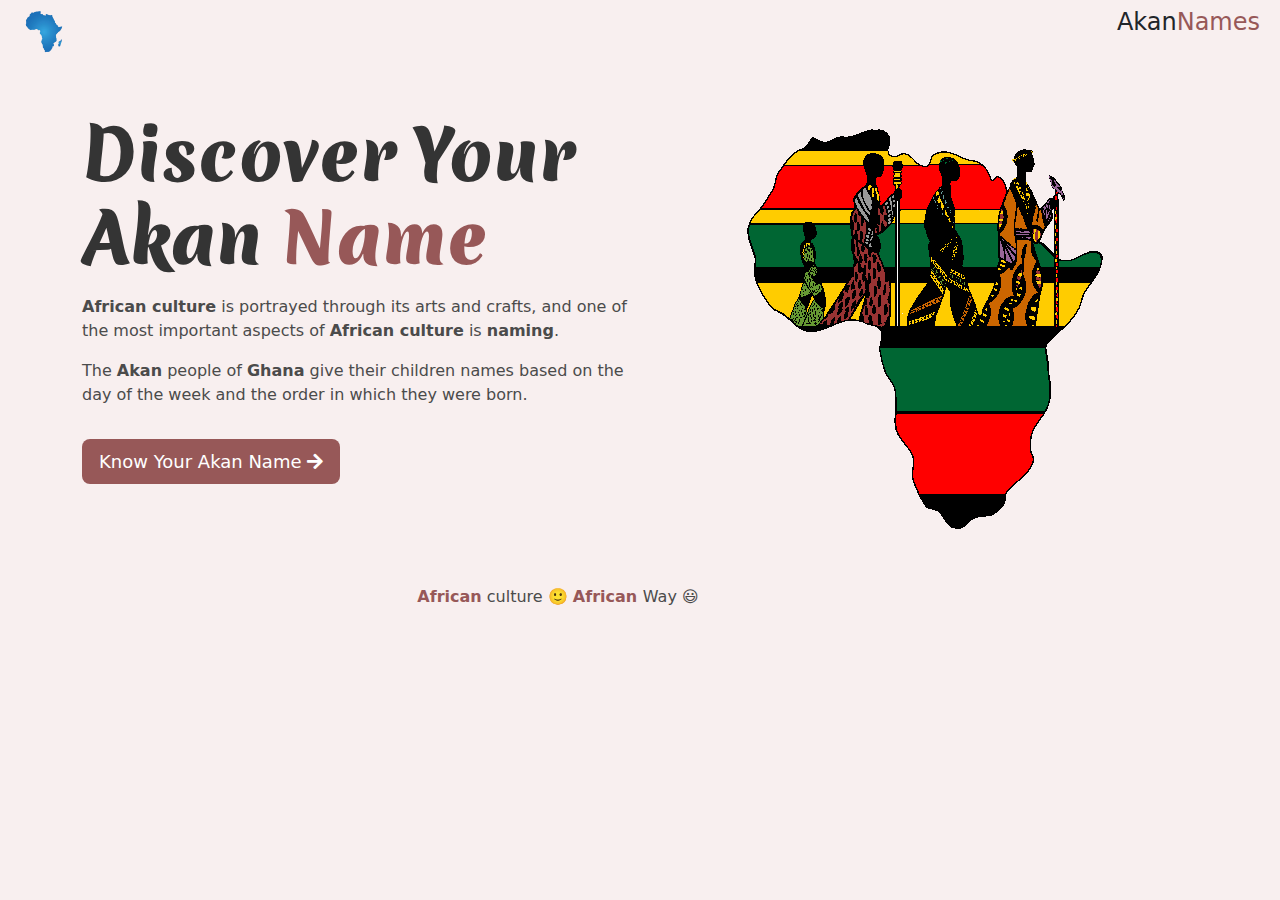
<file: index.html>
<!DOCTYPE html>
<html lang="en">

<head>
    <meta charset="UTF-8">
    <meta http-equiv="X-UA-Compatible" content="IE=edge">
    <meta name="viewport" content="width=device-width, initial-scale=1.0">
    <title>Akan Name || Welcome</title>
    <!-- favicon -->
    <link rel="apple-touch-icon" sizes="180x180" href="img/apple-touch-icon.png">
    <link rel="icon" type="image/png" sizes="32x32" href="img/favicon-32x32.png">
    <link rel="icon" type="image/png" sizes="16x16" href="img/favicon-16x16.png">
    <!-- bootstrap -->
    <link href="https://cdn.jsdelivr.net/npm/bootstrap@5.0.2/dist/css/bootstrap.min.css" rel="stylesheet">
    <!-- fontawesome -->
    <link rel="stylesheet" href="https://cdnjs.cloudflare.com/ajax/libs/font-awesome/5.15.3/css/all.min.css" />
    <!-- styles -->
    <link rel="stylesheet" href="css/index.css">
</head>

<body>

    <!-- navigation bar -->
    <nav class="homepage p-2">
        <div class="container-fluid">
            <div class="d-flex justify-content-between">
                <div>
                    <a href="index.html"><img class="logo" src="img/logo.png" alt=""></a>
                </div>
                <div>
                    <h4>Akan<span class="color-brown">Names</span> </h4>
                </div>
            </div>
        </div>
    </nav>

    <!-- intro -->
    <div class="container intro ">
        <div class="row mt-5">
            <div class="col-lg-6 col-xs-12">
                <h1>Discover your <br> Akan <span class="color-brown">Name</span></h1>
                <p class="mt-3">
                    <strong>African culture</strong> is portrayed through its arts and crafts, and one of the most
                    important aspects of
                    <strong>African culture</strong> is <strong>naming</strong>.
                </p>
                <p>
                    The <strong>Akan</strong> people of <strong>Ghana</strong> give their children names based on the
                    day of the week and the order in
                    which they were born.
                </p>
                <a class="btn btn-lg bg-brown bg-discover mt-3" href="form.html">Know Your Akan Name <i
                        class="fas fa-arrow-right"></i></a>
            </div>
            <div class="col-lg-6 text-center">
                <img class="img" src="img/people.gif" alt="African Image">
            </div>
        </div>
    </div>

    <!-- footer -->
    <div class="container row mt-5">
        <div class="col-lg-12">
            <footer class="text-center">
                <p>
                    <strong><span class="color-brown">African</span></strong> culture 🙂 <strong><span
                            class="color-brown">African </span></strong>Way 😃
                </p>
            </footer>
        </div>
    </div>

    <!-- scripts -->
    <!-- <script src="js/script.js"></script> -->
</body>

</html>
</file>
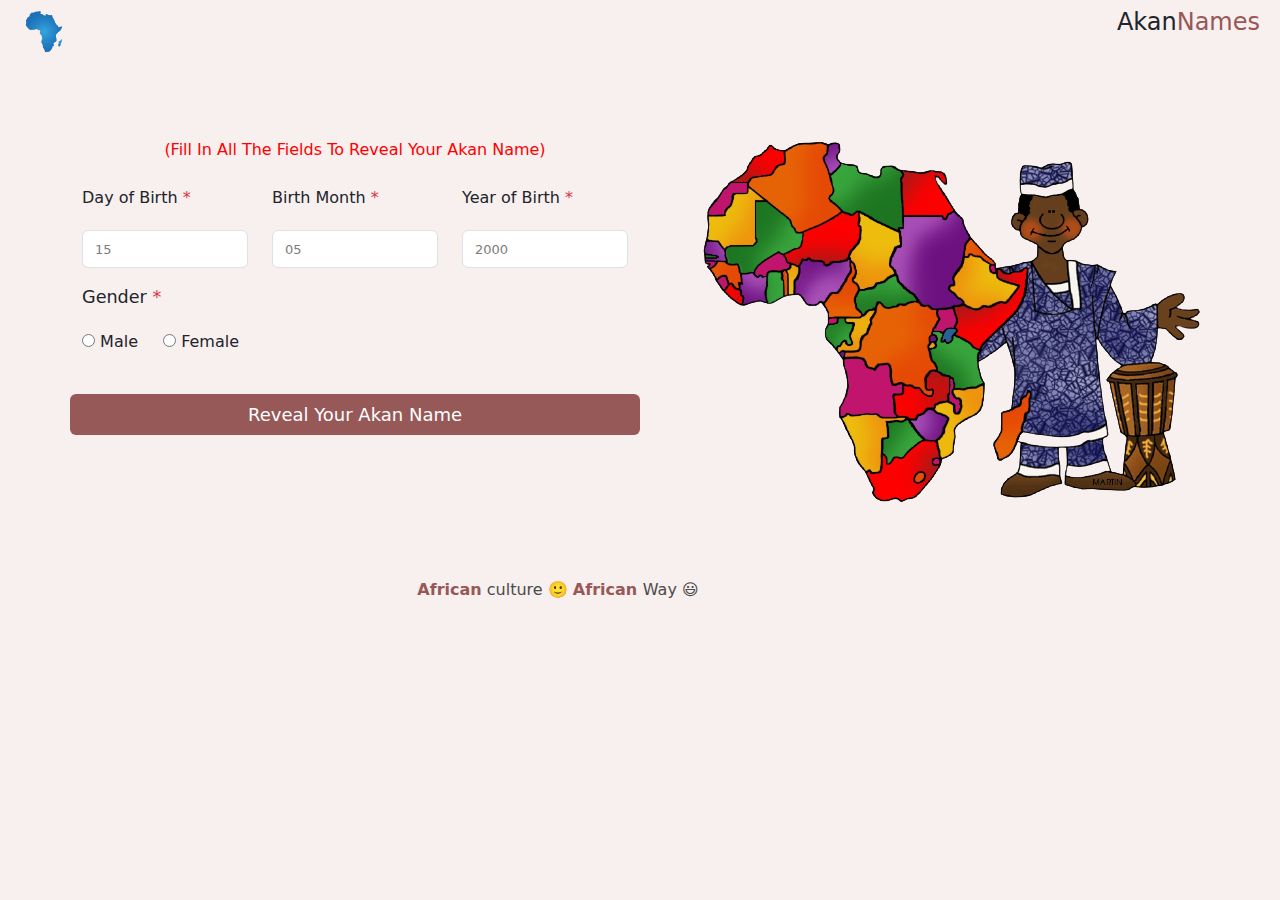
<file: form.html>
<!DOCTYPE html>
<html lang="en">

<head>
    <meta charset="UTF-8">
    <meta http-equiv="X-UA-Compatible" content="IE=edge">
    <meta name="viewport" content="width=device-width, initial-scale=1.0">
    <title>Akan Name || Know your name</title>
    <!-- favicon -->
    <link rel="apple-touch-icon" sizes="180x180" href="img/apple-touch-icon.png">
    <link rel="icon" type="image/png" sizes="32x32" href="img/favicon-32x32.png">
    <link rel="icon" type="image/png" sizes="16x16" href="img/favicon-16x16.png">
    <!-- bootstrap -->
    <link href="https://cdn.jsdelivr.net/npm/bootstrap@5.0.2/dist/css/bootstrap.min.css" rel="stylesheet">
    <!-- fontawesome -->
    <link rel="stylesheet" href="https://cdnjs.cloudflare.com/ajax/libs/font-awesome/5.15.3/css/all.min.css" />
    <!-- styles -->
    <link rel="stylesheet" href="css/index.css">
</head>

<body>

    <!-- navigation bar -->
    <nav class="homepage p-2">
        <div class="container-fluid">
            <div class="d-flex justify-content-between">
                <div>
                    <a href="index.html"><img class="logo" src="img/logo.png" alt=""></a>
                </div>
                <div>
                    <h4>Akan<span class="color-brown">Names</span> </h4>
                </div>
            </div>
        </div>
    </nav>

    <!-- form section -->
    <div class="container mt-5">
        <div class="row">
            <div class="col-lg-6">
                <p class="text-center m-4 must">(Fill in all the fields to reveal Your Akan Name)</p>
                <!-- success message -->
                <div class="alert alert-success hidden div-alert" role="alert">
                    This is where we shall echo out the success message of the Akan Name
                </div>
                <!-- danger message -->
                <div class="alert alert-danger hidden div-alert-error" role="alert">
                    This is where we shall echo out the danger message of the Akan Name
                </div>
                <div class="row">
                    <div class="col-lg-4">
                        <div class="mb-3">
                            <label for="year" class="form-label space">Day of Birth <span
                                    class="text-danger">*</span></label>
                            <input type="number" class="form-control" id="day" placeholder="15">
                        </div>
                    </div>
                    <div class="col-lg-4">
                        <div class="mb-3">
                            <label for="year" class="form-label space">Birth Month <span
                                    class="text-danger">*</span></label>
                            <input type="number" class="form-control" id="month" placeholder="05">
                        </div>
                    </div>
                    <div class="col-lg-4">
                        <div class="mb-3">
                            <label for="year" class="form-label space">Year of Birth <span
                                    class="text-danger">*</span></label>
                            <input type="number" class="form-control" id="year" placeholder="2000">
                        </div>
                    </div>
                    <div class="col-lg-12">
                        <div class="space">
                            <span id="gender">Gender <span class="text-danger">*</span></span>
                        </div>
                        <div class="mb-3 select">
                            <input type="radio" name="gender" id="male" value="male">
                            <label for="gender" class="form-label">Male</label>
                            <input type="radio" name="gender" id="female" value="female">
                            <label for="gender" class="form-label">Female</label>
                        </div>
                    </div>
                    <!-- displaying the errors -->
                    <p class="text-danger error display"></p>
                    <button class="btn bg-brown bg-discover mt-3 submit" type="button" id="submit">Reveal Your Akan
                        Name</button>
                </div>
            </div>
            <div class="col-lg-6 text-center">
                <img class="img" src="img/africa.png" alt="">
            </div>
        </div>
    </div>


    <!-- footer -->
    <div class="container row mt-5">
        <div class="col-lg-12">
            <footer class="text-center">
                <p>
                    <strong><span class="color-brown">African</span></strong> culture 🙂 <strong><span
                            class="color-brown">African </span></strong>Way 😃
                </p>
            </footer>
        </div>
    </div>

    <!-- scripts -->
    <script src="js/script.js"></script>
</body>

</html>
</file>
<file: css/index.css>
/* 
    author: Wilson Kinyua
    email: wilsonkinyuam@gmail.com
    license: MIT
    description: All css for the app
    create date: 17/07/2021
*/

/* fonts */
@import url("https://fonts.googleapis.com/css2?family=Merienda:wght@700&display=swap");

body {
  background-color: rgb(248, 239, 239);
}

p {
  color: #4b4b4b;
  line-height: 1.5em;
}

/* logo */
.logo {
  height: 50px;
}

.homepage h3 {
  font-weight: 900;
  color: rgb(65, 65, 65);
  /* font-size: 35px; */
}
.color-brown {
  color: rgb(151, 88, 88);
}

.bg-brown {
  background-color: rgb(151, 88, 88);
}

.bg-discover {
  color: white;
  font-weight: 500;
  font-size: 18px;
}

.bg-discover:hover {
  background-color: #e05e36;
  color: white;
}

/* intro */

.intro h1 {
  font-size: 4.3em;
  color: #343434;
  font-weight: 900;
  text-transform: capitalize;
  font-family: "Merienda", cursive;
}

/* form */

.must {
  color: rgb(255, 0, 0);
  text-transform: capitalize;
}

#gender {
  /* padding: 100px; */
  font-size: 1.1em;
}

.space {
  margin-bottom: 20px;
}

.select label {
  margin-right: 20px;
}

.form-control::placeholder {
  font-size: 13px;
  font-weight: 400;
  color: #7c7c7c;
}

.hidden,
.display {
  display: none;
}

.error {
  font-size: 13px;
  font-weight: 600;
}

/* media queries */
@media (max-width: 768px) {
  .intro h1 {
    font-size: 45px;
  }

  .img {
    width: 300px;
  }
}
</file>
